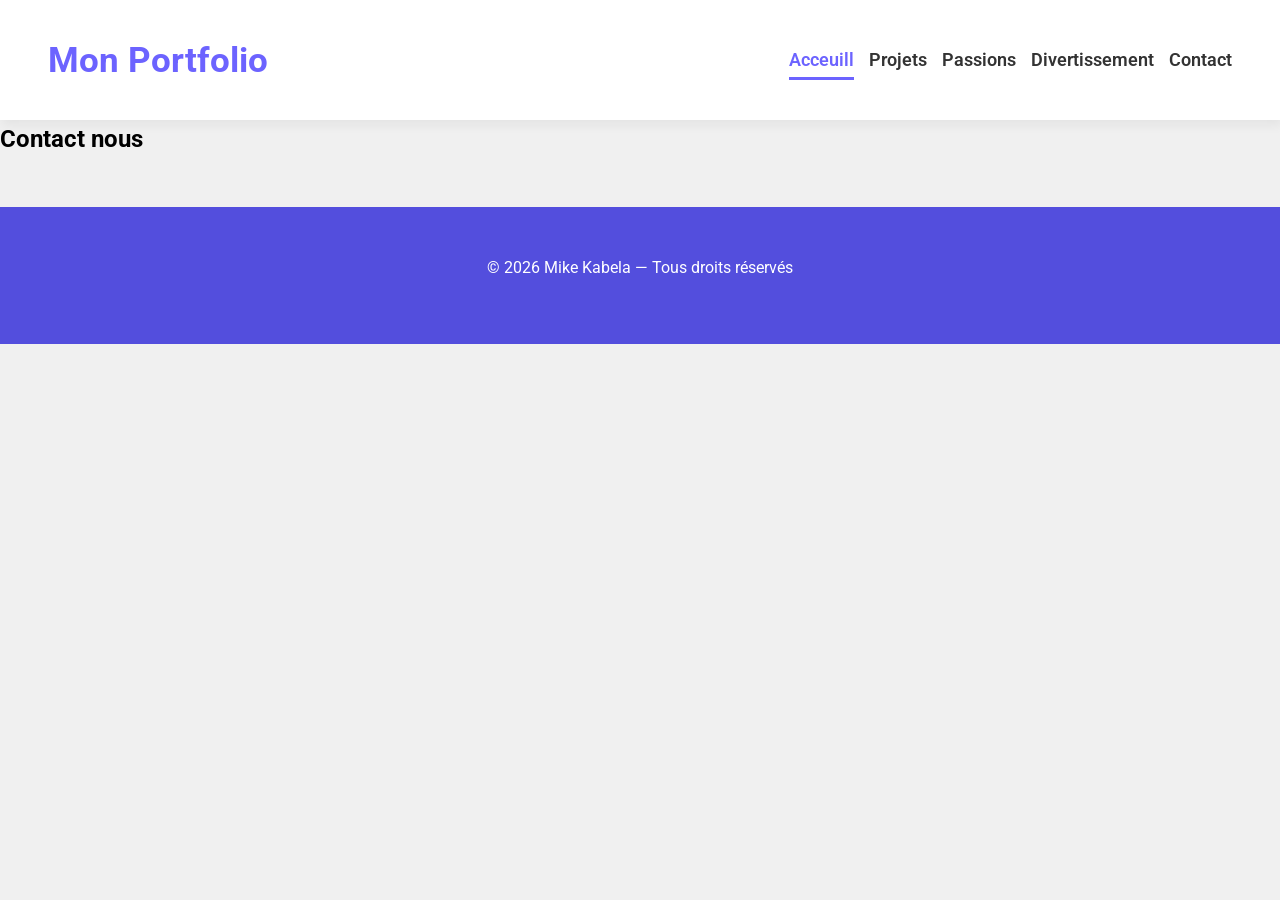
<file: constact.html>
<!DOCTYPE html>
<html lang="en">
<head>
    <meta charset="UTF-8">
    <meta name="viewport" content="width=device-width, initial-scale=1.0">
    <link rel="preconnect" href="https://fonts.googleapis.com">
<link rel="preconnect" href="https://fonts.gstatic.com" crossorigin>
<link href="https://fonts.googleapis.com/css2?family=Roboto:ital,wght@0,100..900;1,100..900&display=swap" rel="stylesheet">
    <link rel="stylesheet" href="css/style.css">
    <title>Mon portefolio</title>
</head>
<body>
    <header>
        <div>
            <a href="#">Mon Portfolio</a>
        </div>
        <nav>
            <ul>
                <li><a href="Index.html" class="active">Acceuill</a></li>
                <li><a href="projets.html">Projets</a></li>
                <li><a href="passion.html">Passions</a></li>
                <li><a href="divertissement.html">Divertissement</a></li>
                <li><a href="contact.html">Contact</a></li>
            </ul>
        </nav>
    </header>
    
    <section>
        <div>
            <h1>Contact nous</h1>
        </div>
    </section>

    <footer>
        <p>© 2026 Mike Kabela — Tous droits réservés</p>
    </footer>
</body>
</html>
</file>
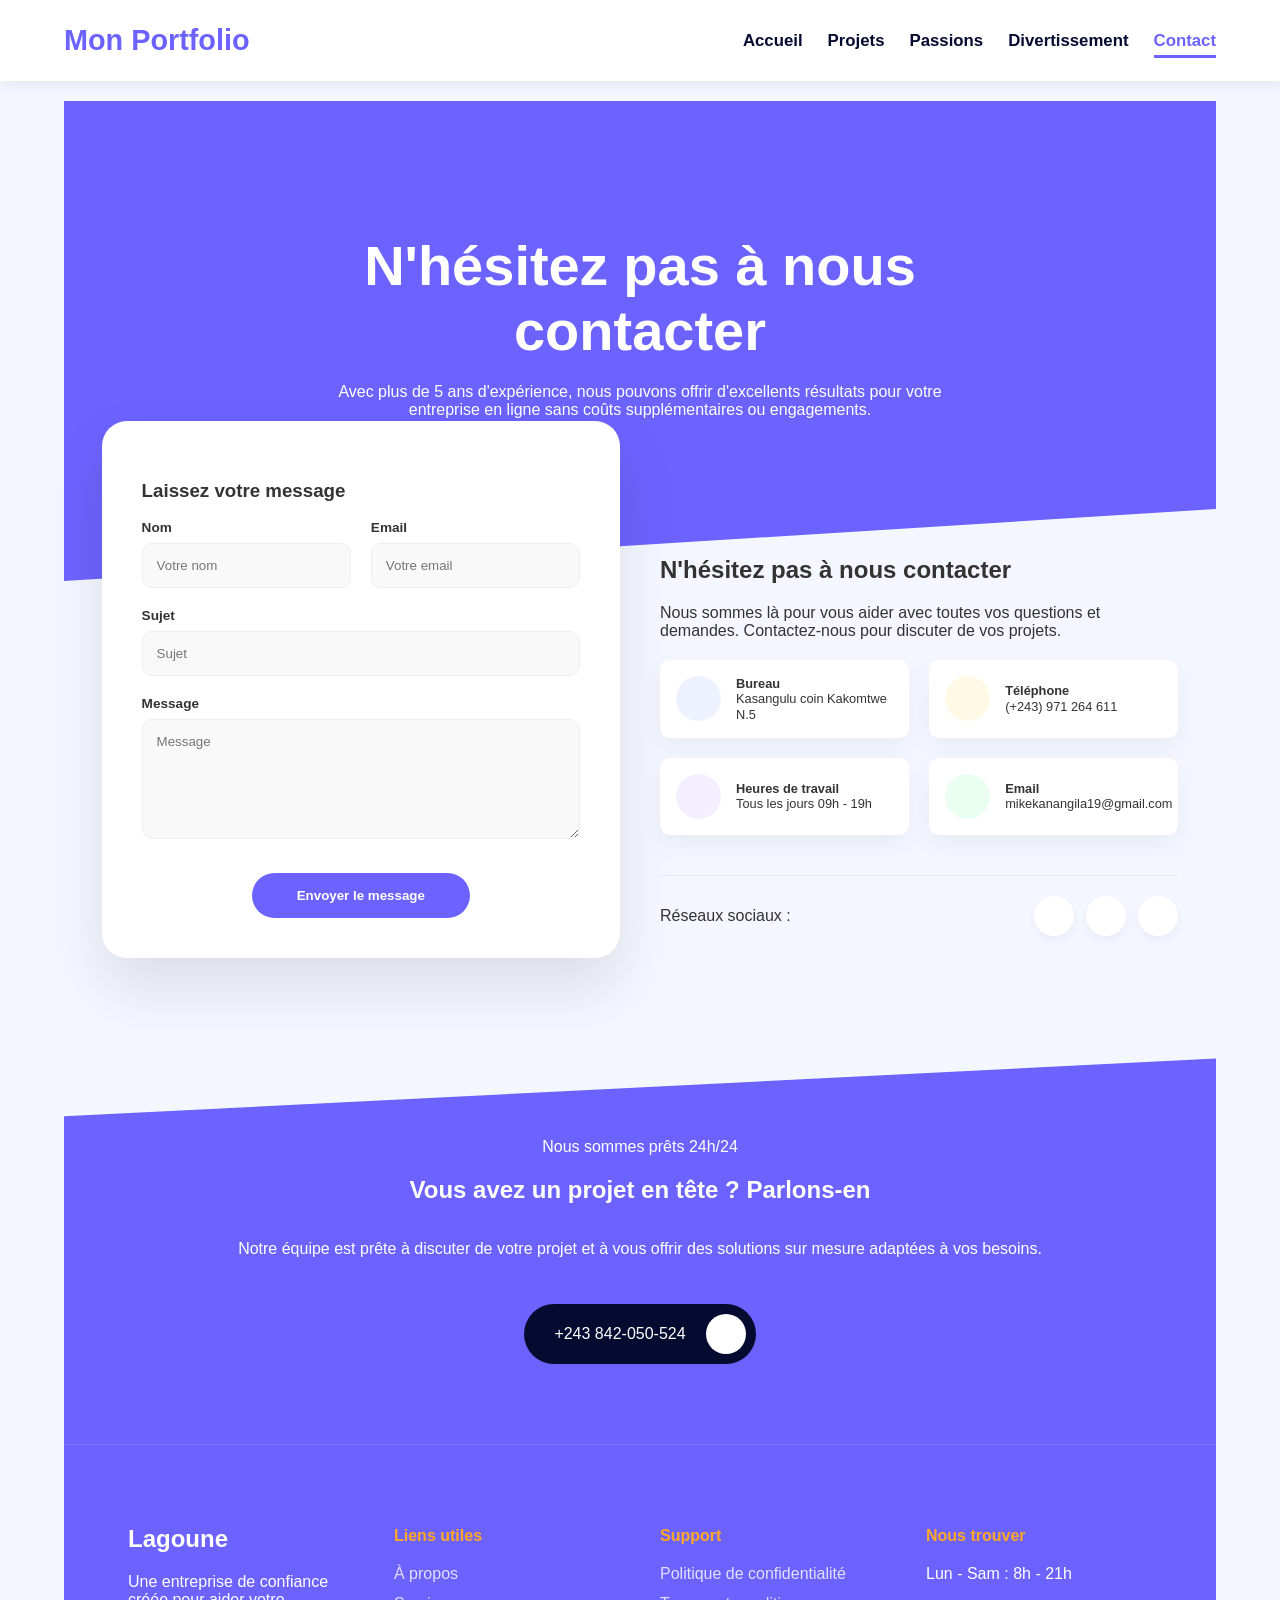
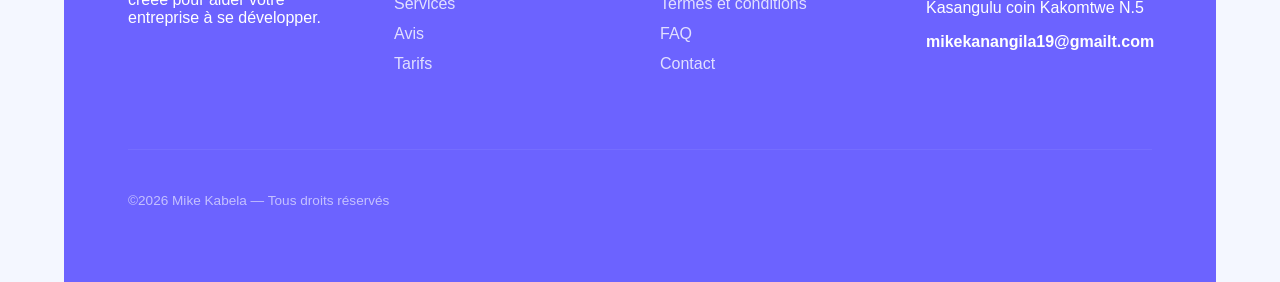
<file: contact.html>
<!DOCTYPE html>
<html lang="fr">
<head>
    <meta charset="UTF-8">
    <meta name="viewport" content="width=device-width, initial-scale=1.0">

    <link rel="icon" type="image/jpeg" href="Image/photo.JPEG">

    <!-- Open Graph (CORRIGÉ ICI) -->
    <meta property="og:type" content="website">
    <!-- Ici on met l'adresse de ton site Netlify -->
    <meta property="og:url" content="https://kabela-mike.netlify.app/projets"> 
    <meta property="og:title" content="Portfolio de Mike Kabela">
    <meta property="og:description" content="Nous créons des solutions innovantes pour booster vos activités.">
    <!-- Ici on met le lien DIRECT vers la photo -->
    <meta property="og:image" content="https://github.com/Sarcelle007/Mon-portfolio-2026/blob/main/Image/photo.JPEG?raw=true">

    <!-- Twitter Card (CORRIGÉ ICI) -->
    <meta name="twitter:card" content="summary_large_image">
    <meta name="twitter:title" content="Portfolio de Mike Kabela">
    <meta name="twitter:description" content="Solutions innovantes pour booster vos activités.">
    <meta name="twitter:image" content="https://github.com/Sarcelle007/Mon-portfolio-2026/blob/main/Image/photo.JPEG?raw=true">

    <!-- Fichier CSS -->

    <link rel="stylesheet" href="css/contact.css">
    <title>Mon Portfolio - Contact</title>
</head>
<body>

    <!-- NAVBAR -->
    <header class="main-nav">
        <div class="logo-box">
            <a href="#">Mon Portfolio</a>
        </div>
        
        <div class="menu-toggle" id="mobile-menu">
            <i class="fa-solid fa-bars"></i>
        </div>

        <nav>
            <ul class="nav-list">
                <li><a href="Index.html">Accueil</a></li>
                <li><a href="projets.html">Projets</a></li>
                <li><a href="passion.html">Passions</a></li>
                <li><a href="divertissement.html">Divertissement</a></li>
                <li><a href="contact.html" class="active">Contact</a></li>
            </ul>
        </nav>
    </header>

    <!-- HERO SECTION -->
    <section class="hero-section">
        <div class="hero-content" data-aos="fade-up">
            <h1>N'hésitez pas à nous contacter</h1>
            <p>Avec plus de 5 ans d'expérience, nous pouvons offrir d'excellents résultats pour votre entreprise en ligne sans coûts supplémentaires ou engagements.</p>
        </div>
    </section>

    <!-- ZONE DE CONTACT -->
    <section class="contact-area">
        <div class="contact-flex-container">
            
            <!-- FORMULAIRE FLOTTANT -->
            <div class="form-card" data-aos="fade-right" data-aos-delay="200">
                <h3>Laissez votre message</h3>
                <form action="https://formspree.io/f/xqewnwde" method="POST">
                    <div class="form-row">
                        <div class="form-group">
                            <label>Nom</label>
                            <input type="text" name="name" placeholder="Votre nom" required>
                        </div>
                        <div class="form-group">
                            <label>Email</label>
                            <input type="email" name="email" placeholder="Votre email" required>
                        </div>
                    </div>
                    <div class="form-group">
                        <label>Sujet</label>
                        <input type="text" name="subject" placeholder="Sujet" required>
                    </div>
                    <div class="form-group">
                        <label>Message</label>
                        <textarea name="message" placeholder="Message" required></textarea>
                    </div>
                    <div class="form-footer">
                        <button type="submit" class="btn-primary">Envoyer le message</button>
                    </div>
                </form>
            </div>

            <!-- INFOS DE CONTACT -->
            <div class="info-content" data-aos="fade-left" data-aos-delay="400">
                <h2>N'hésitez pas à nous contacter</h2>
                <p class="intro">Nous sommes là pour vous aider avec toutes vos questions et demandes. Contactez-nous pour discuter de vos projets.</p>
                
                <div class="info-grid">
                    <div class="info-card" data-aos="fade-up" data-aos-delay="100">
                        <div class="icon-wrap circle-blue"><i class="fas fa-map-marker-alt"></i></div>
                        <div><strong>Bureau</strong><br>Kasangulu coin Kakomtwe N.5</div>
                    </div>
                    <div class="info-card" data-aos="fade-up" data-aos-delay="200">
                        <div class="icon-wrap circle-yellow"><i class="fas fa-phone"></i></div>
                        <div><strong>Téléphone</strong><br>(+243) 971 264 611</div>
                    </div>
                    <div class="info-card" data-aos="fade-up" data-aos-delay="300">
                        <div class="icon-wrap circle-purple"><i class="fas fa-clock"></i></div>
                        <div><strong>Heures de travail</strong><br>Tous les jours 09h - 19h</div>
                    </div>
                    <div class="info-card" data-aos="fade-up" data-aos-delay="400">
                        <div class="icon-wrap circle-green"><i class="fas fa-envelope"></i></div>
                        <div><strong>Email</strong><br>mikekanangila19@gmail.com</div>
                    </div>
                </div>

                <div class="social-side">
                    <span class="social-text">Réseaux sociaux :</span>
                    <div class="social-icons">
                        <a href="#" class="social-item"><i class="fab fa-facebook-f"></i></a>
                        <a href="#" class="social-item"><i class="fab fa-twitter"></i></a>
                        <a href="#" class="social-item"><i class="fab fa-linkedin-in"></i></a>
                    </div>
                </div>
            </div>
        </div>
    </section>

    <!-- SECTION CTA -->
    <section class="cta-section" data-aos="zoom-in">
        <div class="cta-card">
            <span class="cta-badge"><i class="fas fa-headset"></i> Nous sommes prêts 24h/24</span>
            <h2>Vous avez un projet en tête ? Parlons-en</h2>
            <p>Notre équipe est prête à discuter de votre projet et à vous offrir des solutions sur mesure adaptées à vos besoins.</p>
            <div class="phone-cta">
                <span class="phone-number">+243 842-050-524</span>
                <div class="phone-icon"><i class="fas fa-phone"></i></div>
            </div>
        </div>
    </section>

    <!-- FOOTER -->
    <footer class="main-footer">
        <div class="footer-top">
            <div class="footer-col brand">
                <h2 class="footer-logo">Lagoune</h2>
                <p>Une entreprise de confiance créée pour aider votre entreprise à se développer.</p>
            </div>
            <div class="footer-col">
                <h4>Liens utiles</h4>
                <ul>
                    <li><a href="#">À propos</a></li>
                    <li><a href="#">Services</a></li>
                    <li><a href="#">Avis</a></li>
                    <li><a href="#">Tarifs</a></li>
                </ul>
            </div>
            <div class="footer-col">
                <h4>Support</h4>
                <ul>
                    <li><a href="#">Politique de confidentialité</a></li>
                    <li><a href="#">Termes et conditions</a></li>
                    <li><a href="#">FAQ</a></li>
                    <li><a href="#">Contact</a></li>
                </ul>
            </div>
            <div class="footer-col">
                <h4>Nous trouver</h4>
                <p>Lun - Sam : 8h - 21h</p>
                <p>Kasangulu coin Kakomtwe N.5</p>
                <p><strong>mikekanangila19@gmailt.com</strong></p>
            </div>
        </div>
        <div class="footer-bottom">
            <p>©2026 Mike Kabela — Tous droits réservés</p>
            <div class="footer-socials">
                <i class="fab fa-facebook-f"></i>
                <i class="fab fa-twitter"></i>
                <i class="fab fa-linkedin-in"></i>
            </div>
        </div>
    </footer>

    <!-- Scripts -->
    <script src="https://unpkg.com/aos@2.3.1/dist/aos.js"></script>
    <script>
        AOS.init({ duration: 1000, once: true });
        
        // Toggle Menu Mobile
        const menuToggle = document.getElementById('mobile-menu');
        const navList = document.querySelector('.nav-list');
        menuToggle.addEventListener('click', () => {
            navList.classList.toggle('active');
        });
    </script>
</body>
</html>
</file>
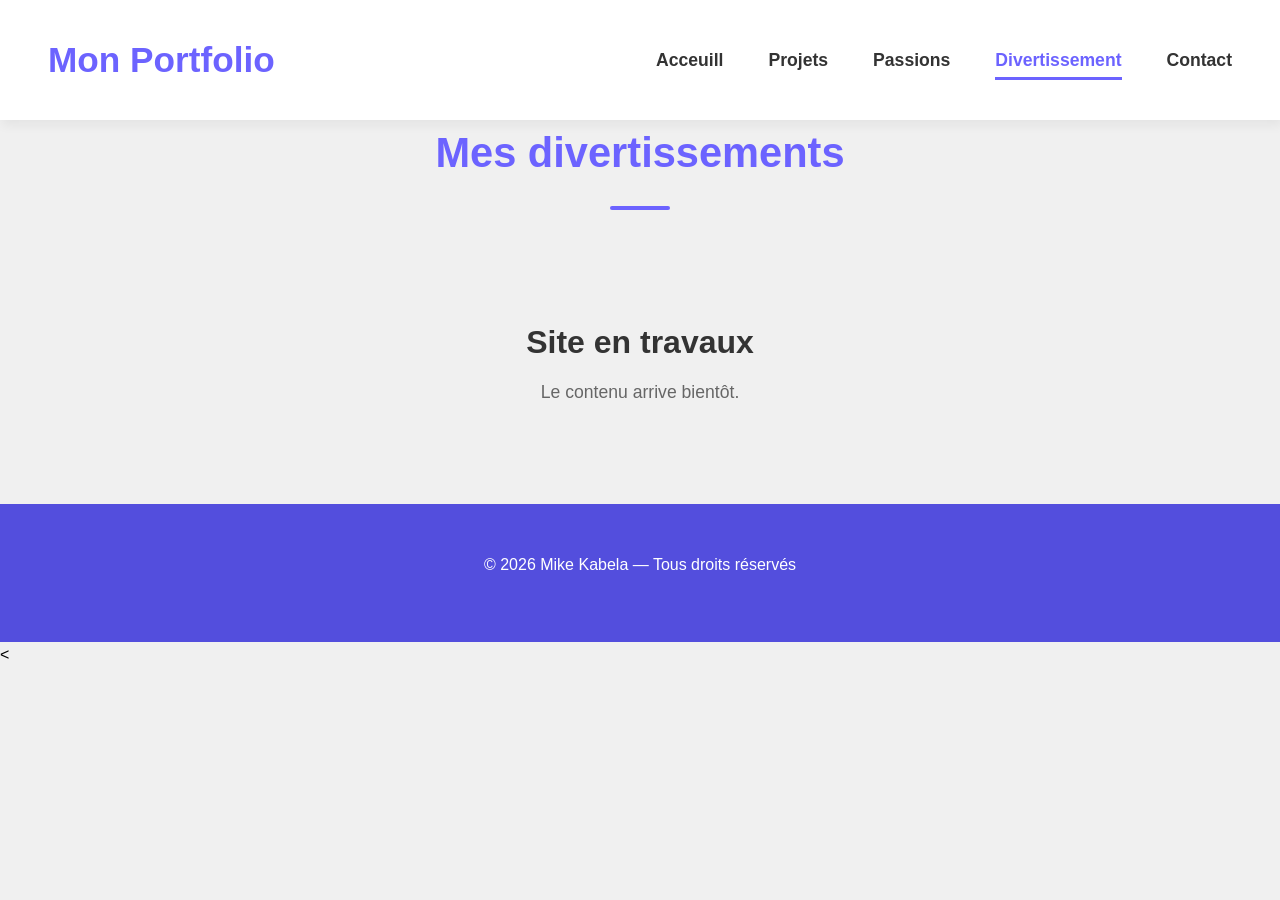
<file: divertissement.html>
<!DOCTYPE html>
<html lang="en">
<head>
    <meta charset="UTF-8">
    <meta name="viewport" content="width=device-width, initial-scale=1.0">
    
    <link rel="icon" type="image/jpeg" href="Image/photo.JPEG">

    <!-- Open Graph (CORRIGÉ ICI) -->
    <meta property="og:type" content="website">
    <!-- Ici on met l'adresse de ton site Netlify -->
    <meta property="og:url" content="https://kabela-mike.netlify.app/projets"> 
    <meta property="og:title" content="Portfolio de Mike Kabela">
    <meta property="og:description" content="Nous créons des solutions innovantes pour booster vos activités.">
    <!-- Ici on met le lien DIRECT vers la photo -->
    <meta property="og:image" content="https://github.com/Sarcelle007/Mon-portfolio-2026/blob/main/Image/photo.JPEG?raw=true">

    <!-- Twitter Card (CORRIGÉ ICI) -->
    <meta name="twitter:card" content="summary_large_image">
    <meta name="twitter:title" content="Portfolio de Mike Kabela">
    <meta name="twitter:description" content="Solutions innovantes pour booster vos activités.">
    <meta name="twitter:image" content="https://github.com/Sarcelle007/Mon-portfolio-2026/blob/main/Image/photo.JPEG?raw=true">

    <!-- Fichier CSS -->

    <link rel="stylesheet" href="css/style.css">
    <title>Mon portefolio - Divertissement</title>
</head>
<body>
    <header>
        <div>
            <a href="#">Mon Portfolio</a>
        </div>
        <!-- Nouveau bouton hamburger -->
        <div class="menu-toggle" id="mobile-menu">
            <i class="fa-solid fa-bars"></i>
        </div>
        <nav>
            <ul class="nav-list">
                <li><a href="Index.html">Acceuill</a></li>
                <li><a href="projets.html">Projets</a></li>
                <li><a href="passion.html">Passions</a></li>
                <li><a href="divertissement.html" class="active">Divertissement</a></li>
                <li><a href="contact.html">Contact</a></li>
            </ul>
        </nav>
    </header>
    
    <section>
        <div>
            <h2>Mes divertissements</h2>
        </div>

        <div class="content">
            <!-- Remplacement de l'emoji par l'icône Font Awesome -->
            <div class="crane-icon">
                <i class="fa-solid fa-trowel-bricks"></i> <!-- Icône de construction -->
            </div>
            
            <h1>Site en travaux</h1>
            <p>Le contenu arrive bientôt.</p>
        </div>
    </section>


    <footer>
        <p>© 2026 Mike Kabela — Tous droits réservés</p>
        <i class="fa-brands fa-github"></i>
        <i class="fa-brands fa-x-twitter"></i>
        <i class="fa-brands fa-google"></i>
    </footer>

    <<script>
        const menuToggle = document.getElementById('mobile-menu');
        const navList = document.querySelector('.nav-list');

        menuToggle.addEventListener('click', () => {
            // Cela va déclencher l'animation CSS max-height et opacity
            navList.classList.toggle('active');
            
            // Change l'icône
            const icon = menuToggle.querySelector('i');
            icon.classList.toggle('fa-bars');
            icon.classList.toggle('fa-xmark');
        });
    </script>
</body>
</html>
</file>
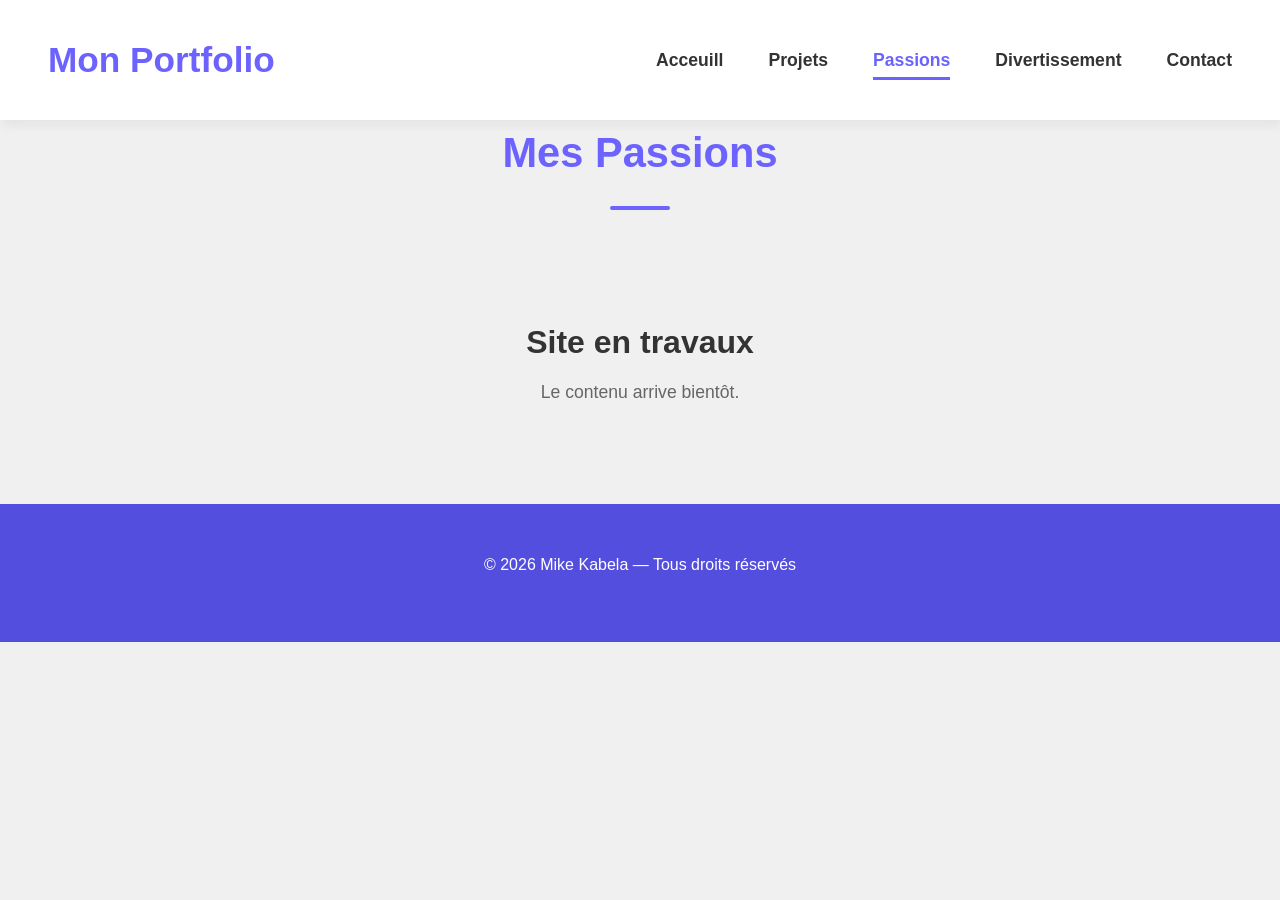
<file: passion.html>
<!DOCTYPE html>
<html lang="en">
<head>
    <meta charset="UTF-8">
    <meta name="viewport" content="width=device-width, initial-scale=1.0">
    
   <link rel="icon" type="image/jpeg" href="Image/photo.JPEG">

    <!-- Open Graph (CORRIGÉ ICI) -->
    <meta property="og:type" content="website">
    <!-- Ici on met l'adresse de ton site Netlify -->
    <meta property="og:url" content="https://kabela-mike.netlify.app/projets"> 
    <meta property="og:title" content="Portfolio de Mike Kabela">
    <meta property="og:description" content="Nous créons des solutions innovantes pour booster vos activités.">
    <!-- Ici on met le lien DIRECT vers la photo -->
    <meta property="og:image" content="https://github.com/Sarcelle007/Mon-portfolio-2026/blob/main/Image/photo.JPEG?raw=true">

    <!-- Twitter Card (CORRIGÉ ICI) -->
    <meta name="twitter:card" content="summary_large_image">
    <meta name="twitter:title" content="Portfolio de Mike Kabela">
    <meta name="twitter:description" content="Solutions innovantes pour booster vos activités.">
    <meta name="twitter:image" content="https://github.com/Sarcelle007/Mon-portfolio-2026/blob/main/Image/photo.JPEG?raw=true">

    <!-- Fichier CSS -->  

    <link rel="stylesheet" href="css/style.css">
    <title>Mon portefolio - Passions</title>
</head>
<body>
    <header>
        <div>
            <a href="#">Mon Portfolio</a>
        </div>
        <!-- Nouveau bouton hamburger -->
        <div class="menu-toggle" id="mobile-menu">
            <i class="fa-solid fa-bars"></i>
        </div>
        <nav>
            <ul class="nav-list">
                <li><a href="Index.html">Acceuill</a></li>
                <li><a href="projets.html">Projets</a></li>
                <li><a href="passion.html" class="active">Passions</a></li>
                <li><a href="divertissement.html">Divertissement</a></li>
                <li><a href="contact.html">Contact</a></li>
            </ul>
        </nav>
    </header>
    
    <section>
        <div>
            <h2>Mes Passions</h2>
        </div>

        <div class="content">
            <!-- Remplacement de l'emoji par l'icône Font Awesome -->
            <div class="crane-icon">
                <i class="fa-solid fa-trowel-bricks"></i> <!-- Icône de construction -->
            </div>
            
            <h1>Site en travaux</h1>
            <p>Le contenu arrive bientôt.</p>
        </div>

    </section>


    <footer>
        <p>© 2026 Mike Kabela — Tous droits réservés</p>
        <i class="fa-brands fa-github"></i>
        <i class="fa-brands fa-x-twitter"></i>
        <i class="fa-brands fa-google"></i>
    </footer>

    <script>
        const menuToggle = document.getElementById('mobile-menu');
        const navList = document.querySelector('.nav-list');

        menuToggle.addEventListener('click', () => {
            // Cela va déclencher l'animation CSS max-height et opacity
            navList.classList.toggle('active');
            
            // Change l'icône
            const icon = menuToggle.querySelector('i');
            icon.classList.toggle('fa-bars');
            icon.classList.toggle('fa-xmark');
        });
    </script>
</body>
</html>
</file>
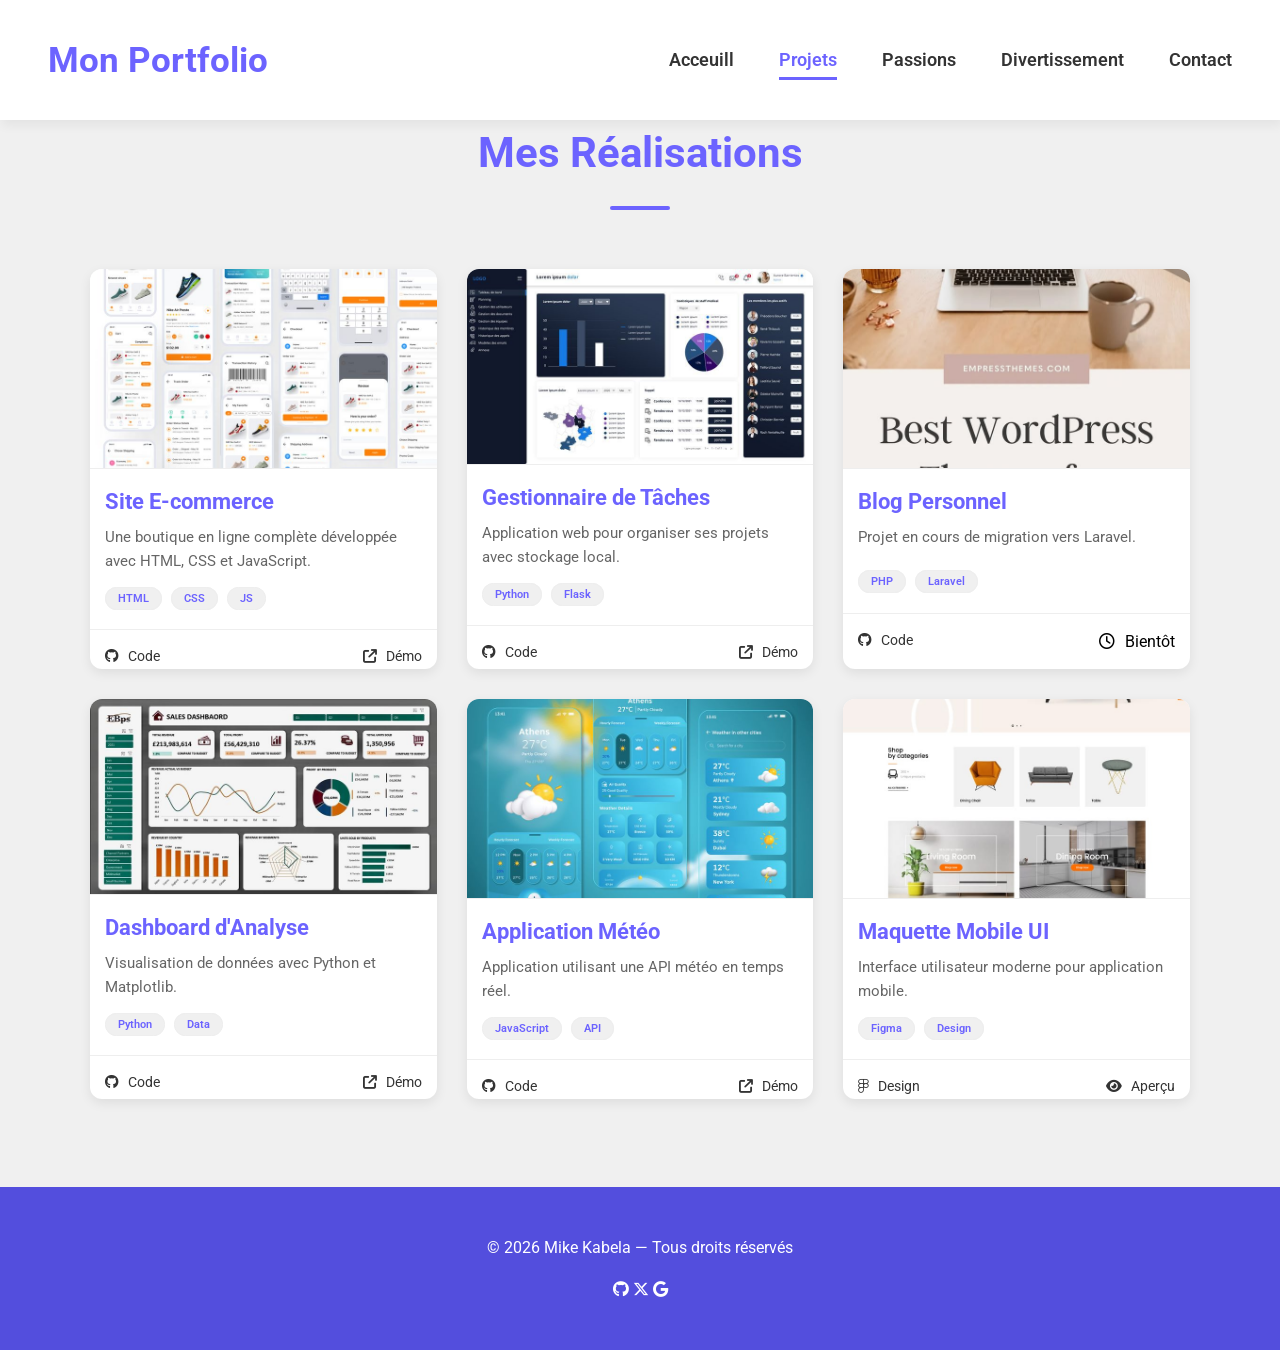
<file: Projets.html>
<!DOCTYPE html>
<html lang="en">
<head>
    <meta charset="UTF-8">
    <meta name="viewport" content="width=device-width, initial-scale=1.0">
    
    <meta charset="UTF-8">
    <meta name="viewport" content="width=device-width, initial-scale=1.0">

    <!-- SEO et Identité -->
    <title>Mike Kabela | Solutions pour votre Business</title>
    <meta name="description" content="Découvrez le portfolio de Mike Kabela, expert en solutions innovantes pour booster vos activités.">
    <meta name="author" content="Mike Kabela">

    <!-- Polices et Icônes -->
    <link rel="preconnect" href="https://fonts.googleapis.com">
    <link rel="preconnect" href="https://fonts.gstatic.com" crossorigin>
    <link href="https://fonts.googleapis.com/css2?family=Roboto:wght@300;400;500;700;900&display=swap" rel="stylesheet">
    <link rel="stylesheet" href="https://cdnjs.cloudflare.com/ajax/libs/font-awesome/6.7.2/css/all.min.css">

    <!-- Favicon -->
    <link rel="icon" type="image/jpeg" href="Image/photo.JPEG">

    <!-- Open Graph (CORRIGÉ ICI) -->
    <meta property="og:type" content="website">
    <!-- Ici on met l'adresse de ton site Netlify -->
    <meta property="og:url" content="https://kabela-mike.netlify.app/projets"> 
    <meta property="og:title" content="Portfolio de Mike Kabela">
    <meta property="og:description" content="Nous créons des solutions innovantes pour booster vos activités.">
    <!-- Ici on met le lien DIRECT vers la photo -->
    <meta property="og:image" content="https://github.com/Sarcelle007/Mon-portfolio-2026/blob/main/Image/photo.JPEG?raw=true">

    <!-- Twitter Card (CORRIGÉ ICI) -->
    <meta name="twitter:card" content="summary_large_image">
    <meta name="twitter:title" content="Portfolio de Mike Kabela">
    <meta name="twitter:description" content="Solutions innovantes pour booster vos activités.">
    <meta name="twitter:image" content="https://github.com/Sarcelle007/Mon-portfolio-2026/blob/main/Image/photo.JPEG?raw=true">

    <!-- Fichier CSS -->
    <link rel="stylesheet" href="css/style.css">
</head>
    
<body>
    <header>
        <div>
            <a href="#">Mon Portfolio</a>
        </div>
        <!-- Nouveau bouton hamburger -->
        <div class="menu-toggle" id="mobile-menu">
            <i class="fa-solid fa-bars"></i>
        </div>
        <nav>
            <ul class="nav-list">
                <li><a href="Index.html">Acceuill</a></li>
                <li><a href="projets.html" class="active">Projets</a></li>
                <li><a href="passion.html">Passions</a></li>
                <li><a href="divertissement.html">Divertissement</a></li>
                <li><a href="contact.html">Contact</a></li>
            </ul>
        </nav>
    </header>
    
   <main>
        <section>
            <div>
                <h2>Mes Réalisations</h2>
            </div>
        </section>
        <section class="projets">
            <div class="cellule">
                <div class="carte">
                    <img src="Image/E-commerce.jpg">
                    <h3>Site E-commerce</h3>
                    <p>Une boutique en ligne complète développée avec HTML, CSS et JavaScript.</p>
                    
                    <div class="tags">
                        <span>HTML</span>
                        <span>CSS</span>
                        <span>JS</span>
                    </div>

                    <div class="icone">
                        <a href="#"><i class="fa-brands fa-github"></i> Code</a>
                        <a href="#"><i class="fa-solid fa-arrow-up-right-from-square"></i> Démo</a>
                    </div>
                </div>

                <div class="carte">
                    <img src="Image/Gestionnaire de Tâches.jpg">
                    <h3>Gestionnaire de Tâches</h3>
                    <p>Application web pour organiser ses projets avec stockage local.</p>

                    <div class="tags">
                        <span>Python</span>
                        <span>Flask</span>
                    </div>

                    <div class="icone">
                        <a href="#"><i class="fa-brands fa-github"></i> Code</a>
                        <a href="#"><i class="fa-solid fa-arrow-up-right-from-square"></i> Démo</a>
                    </div>
                </div>


                <div class="carte">
                    <img src="Image/Blog Personnel.jpg">
                    <h3>Blog Personnel</h3>
                    <p>Projet en cours de migration vers Laravel.</p>

                    <div class="tags">
                        <span>PHP</span>
                        <span>Laravel</span>
                    </div>

                    <div class="icone">
                        <a href="#"><i class="fa-brands fa-github"></i> Code</a>
                        <span class="soon"><i class="fa-regular fa-clock"></i> Bientôt</span>
                    </div>
                </div>


                <div class="carte">
                    <img src="Image/Dashboard d'Analyse.jpg">
                    <h3>Dashboard d'Analyse</h3>
                    <p>Visualisation de données avec Python et Matplotlib.</p>

                    <div class="tags">
                        <span>Python</span>
                        <span>Data</span>
                    </div>

                    <div class="icone">
                        <a href="#"><i class="fa-brands fa-github"></i> Code</a>
                        <a href="#"><i class="fa-solid fa-arrow-up-right-from-square"></i> Démo</a>
                    </div>
                </div>


                <div class="carte">
                    <img src="Image/Application Météo.jpg">
                    <h3>Application Météo</h3>
                    <p>Application utilisant une API météo en temps réel.</p>

                    <div class="tags">
                        <span>JavaScript</span>
                        <span>API</span>
                    </div>

                    <div class="icone">
                        <a href="#"><i class="fa-brands fa-github"></i> Code</a>
                        <a href="#"><i class="fa-solid fa-arrow-up-right-from-square"></i> Démo</a>
                    </div>
                </div>


                <div class="carte">
                    <img src="Image/Maquette Mobile UI.jpg">
                    <h3>Maquette Mobile UI</h3>
                    <p>Interface utilisateur moderne pour application mobile.</p>

                    <div class="tags">
                        <span>Figma</span>
                        <span>Design</span>
                    </div>

                    <div class="icone">
                        <a href="#"><i class="fa-brands fa-figma"></i> Design</a>
                        <a href="#"><i class="fa-solid fa-eye"></i> Aperçu</a>
                    </div>
                </div>
            </div>
        </section>
   </main>

    <footer>
        <p>© 2026 Mike Kabela — Tous droits réservés</p>
        <i class="fa-brands fa-github"></i>
        <i class="fa-brands fa-x-twitter"></i>
        <i class="fa-brands fa-google"></i>
    </footer>

    <script>
        const menuToggle = document.getElementById('mobile-menu');
        const navList = document.querySelector('.nav-list');

        menuToggle.addEventListener('click', () => {
            // Cela va déclencher l'animation CSS max-height et opacity
            navList.classList.toggle('active');
            
            // Change l'icône
            const icon = menuToggle.querySelector('i');
            icon.classList.toggle('fa-bars');
            icon.classList.toggle('fa-xmark');
        });
    </script>
</body>
</html>
</file>
<file: css/style.css>
:root{
    --violet-doux: #6c63ff;
    --violet-fonce: #534edd;
    --orange-vif: #ffa726;
    --gris-tres-fonce: #333;
    --gris-fonce: #666;
    --gris-tres-clair: #f0f0f0;
    --gris-clair: #eee;
}

*{
    margin: 0;
    padding: 0;
    box-sizing: border-box;
}

body{
    background-color: var(--gris-tres-clair);
    font-family: "Roboto", sans-serif;
    line-height: 1.6;
}

header{
    background-color: white;
    box-shadow: 2px 6px 10px rgba(0, 0, 0, 0.05);
    position: sticky;
    top: 0;
    z-index: 100;
    display: flex;
    justify-content: space-between;
    align-items: center;
    padding: 2rem 3rem;
}

header div a {
    text-decoration: none;
    font-size: 2.2rem;
    font-weight: bold;
    color: var(--violet-doux);
}

/* --- MENU TOGGLE (Bouton hamburger) --- */
.menu-toggle {
    display: none; /* Caché sur ordinateur */
    font-size: 1.5rem;
    cursor: pointer;
    color: var(--violet-fonce);
}

/* --- LISTE DE NAVIGATION --- */
.nav-list {
    display: flex;
    justify-content: flex-end;
    align-items: center;
    gap: 30px;
}

ul li{
    list-style: none;
    margin-left: 15px;
}
ul {
    display: flex;
}
ul li a {
    text-decoration: none;
    color: var(--gris-tres-fonce);
    font-weight: 600; 
    font-size: 1.1rem;
    position: relative;
    padding: 10px 0;
}

ul li a:hover {
    color: var(--violet-doux);
}

ul li a::after {
    content: "";
    position: absolute;
    left: 0;
    bottom: 0;
    height: 3px;
    background-color: var(--violet-doux);
    transition: width 0.3s ease;
 }
ul li a:hover::after {
    width: 100%;
}
a.active{
    color: var(--violet-doux);
}

a.active::after {
    width: 100%;
}

.hero {
    display: flex;
    justify-content: center;
    align-items: center;
    gap: srem;
    text-align: center;
    margin: 10rem 2rem;
}

.hero img{
    width: 300px;
    height: 300px;
    object-fit: cover;
    border-radius: 50%;
    border: 8px solid var(--violet-doux);
}

.hero h1{
    color: var(--violet-doux);
    font-size: 4rem;
    font-weight: 700;
    margin-bottom: 1.2rem;
}

.hero p{
    color: var(--violet-doux);
    font-size: 1.3rem;
    margin-bottom: 1.2rem;
}

.hero a {
    text-decoration: none;
    display: inline-block;
    background-color: var(--violet-doux);
    color: white;
    padding: 15px 30px;
    border-radius: 50px;
    text-transform: uppercase;
    letter-spacing: 1.1px;
    font-weight: 600;
    margin-top: 1rem;
    transition: background-color 0.3s ease, transform 0.2s ease;
}

.hero a:hover{
    background-color: var(--violet-fonce);
    transform: translateY(-3px);
}

.apropo {
    width: 800px;
    margin: 6rem auto;
    text-align: center;
}

section h2 {
    color: var(--violet-doux);
    font-size: 2.6rem;
    font-weight: 700;
    position: relative;
    text-align: center;
}

section h2::after {
    content: '';
    display: block;
    width: 60px;
    height: 4px;
    background-color: var(--violet-doux);
    margin: 1.2rem auto;
    border-radius: 2px;
}

.apropo p {
    margin-bottom: 2rem;
    color: var(--gris-fonce);
    font-size: 1.3rem;

}

.competences table {
    width: 80%;
    margin: 0 auto;
    background-color: #fff;
    box-shadow: 0 5px 15px rgba(0, 0, 0, 0.08);
    margin-bottom: 3rem;
    border-radius: 10px;
    border-collapse: collapse;
    overflow: hidden;
}

.competences table th, .competences table td {
    padding: 15px;
}

.competences table thead tr {
    background-color: var(--violet-doux);
    color: #FFF;
    text-transform: uppercase;
    text-align: left;

}

.competences table td {
    border-bottom: 1px solid var(--gris-clair);
}

.competences table tbody tr:nth-child(even) {
    background-color: #fdfdfd;
}

.competences tbody tr {
    transition: background-color 0.3s ease, transform 0.2s ease;
}

.competences tbody tr:hover {
    background-color: #f0f0f0;
    transform: translateY(-3px);
}
footer {
    background-color: var(--violet-fonce);
    color: #fff;
    margin-top: 3rem;
    padding: 3rem;
    text-align: center;
}
footer p {
    margin-bottom: 1rem;
}

footer a {
    font-size: 1.6em;
    color: #FFF;
    margin: 0 10px;
    transition: color 0.3s ease, transform 0.2s ease;
}

footer a:hover {
    color: var(--orange-vif);
    transform: translateY(-3px);
}

/* Sylisation du projets*/

/* Stylisation des projets */
.projets {
    text-align: center;
    padding: 40px;
}

.cellule {
    display: grid;
    grid-template-columns: repeat(3, 1fr);
    gap: 30px;
    max-width: 1100px;
    margin: auto;
}

.carte {
    height: 400px; /* Hauteur fixe pour l'alignement */
    display: flex;
    flex-direction: column;
    background: white;
    border-radius: 12px;
    overflow: hidden;
    box-shadow: 0 4px 12px rgba(0,0,0,0.08);
    transition: transform 0.3s ease, box-shadow 0.3s ease; /* Transition douce */
    position: relative;
}

/* --- EFFET HOVER SUR LA CARTE --- */
.carte:hover {
    transform: translateY(-10px); /* La carte monte légèrement */
    box-shadow: 0 12px 30px rgba(0,0,0,0.15); /* Ombre plus profonde */
}

/* Conteneur d'image pour le zoom */
.carte img {
    height: 200px; /* Hauteur fixe pour l'image */
    width: 100%;
    object-fit: cover;
    border-bottom: 1px solid var(--gris-clair);
    transition: transform 0.5s ease; /* Transition longue pour le zoom */
}

/* --- EFFET ZOOM SUR L'IMAGE --- */
.carte:hover img {
    transform: scale(1.1); /* L'image zoome sans changer la taille du bloc */
}

.carte h3 {
    text-align: left;
    padding: 15px 15px 5px 15px;
    margin: 0;
    color: var(--violet-doux);
    font-size: 1.4rem;
}

.carte p {
    text-align: left;
    padding: 0 15px;
    color: var(--gris-fonce);
    font-size: 0.95rem;
    flex-grow: 1; /* Pousse les tags vers le bas */
}

.tags {
    padding: 10px 15px;
    text-align: left;
}

.tags span {
    background: var(--gris-tres-clair);
    color: var(--violet-doux);
    padding: 4px 12px;
    border-radius: 15px;
    font-size: 11px;
    font-weight: 600;
    margin-right: 5px;
    border: 1px solid var(--gris-clair);
}


/* LINKS */

.icone {
display:flex;
justify-content:space-between;
padding:15px;
border-top:1px solid #eee;
margin-top:10px;
}

.icone a{
text-decoration:none;
color:#333;
font-size:14px;
}

.icone i{
margin-right:6px;
}

/* pour le pages en construiction */
 
/* Style du conteneur central */
.content {
    text-align: center;
    padding: 50px 20px;
    font-family: 'Roboto', sans-serif;
}

/* Style de l'icône Grue */
.crane-icon {
    font-size: 80px; /* Taille de l'icône */
    color: #f1c40f;  /* Couleur jaune chantier */
    display: inline-block;
    margin-bottom: 20px;
    /* Animation de balancement */
    animation: crane-swing 3s ease-in-out infinite;
    transform-origin: bottom center;
}

/* Animation de balancement */
@keyframes crane-swing {
    0% { transform: rotate(-12deg); }
    50% { transform: rotate(12deg); }
    100% { transform: rotate(-12deg); }
}

.content h1 {
    font-size: 2rem;
    margin: 10px 0;
    color: #333;
}

.content p {
    color: #666;
    font-size: 1.1rem;
}

/* =================================
   RESPONSIVE DESIGN (Mobiles & Tablettes)
   ================================= */

@media screen and (max-width: 768px) {
    
    /* 1. HEADER & NAVIGATION */
    header {
        padding: 1rem 1.5rem;
        position: relative;
    }

    header div a {
        font-size: 1.5rem; /* Logo plus petit */
    }

    .menu-toggle {
        display: block; /* Affiche le bouton ☰ */
    }

    ul.nav-list {
        display: none; /* Cache le menu */
        flex-direction: column;
        width: 100%;
        background: white;
        position: absolute;
        top: 100%;
        left: 0;
        padding: 20px;
        box-shadow: 0 10px 15px rgba(0,0,0,0.1);
        z-index: 1000;
    }

    ul.nav-list.active {
        display: flex; /* Affiche le menu quand on clique */
    }

    ul li {
        margin: 10px 0;
        text-align: center;
    }

    /* 2. SECTION HERO (Texte et Image sur la même ligne) */
    .hero {
        flex-direction: row; 
        flex-wrap: nowrap;   /* Force l'alignement côte à côte */
        justify-content: space-between;
        align-items: center;
        margin: 3rem 1rem;
        gap: 15px;
        text-align: left;
    }

    .hero h1 {
        font-size: 1.5rem; /* Taille réduite pour mobile */
        margin-bottom: 0.5rem;
    }

    .hero p {
        font-size: 0.9rem;
    }

    .hero img {
        width: 150px; /* Image redimensionnée */
        height: 150px;
        flex-shrink: 0; /* Empêche la déformation */
        border-width: 4px;
    }

    .hero a {
        padding: 10px 15px;
        font-size: 0.75rem;
    }

    /* 3. SECTION A PROPOS */
    .apropo {
        width: 90%; /* Prend plus de place sur petit écran */
        margin: 3rem auto;
    }

    .apropo p {
        font-size: 1rem;
        padding: 0 10px;
    }

    section h2 {
        font-size: 1.8rem;
    }

    /* 4. TABLEAU DES COMPÉTENCES (Scroll horizontal si besoin) */
        /* 4. TABLEAU DES COMPÉTENCES (Adapté mobile/tablette) */
    .competences table {
        width: 95%;          /* Utilise presque toute la largeur */
        margin: 0 auto;
        font-size: 0.8rem;    /* Texte plus petit pour que tout rentre */
    }

    .competences table th, 
    .competences table td {
        padding: 8px 4px;     /* Moins d'espace interne */
        word-break: break-word; /* Coupe les mots si nécessaire */
    }

    /* On réduit la largeur des colonnes pour optimiser l'espace */
    .competences table th:nth-child(1),
    .competences table td:nth-child(1) {
        width: 30%;
    }
    
    .competences table th:nth-child(2),
    .competences table td:nth-child(2) {
        width: 50%;
    }

    .competences table th:nth-child(3),
    .competences table td:nth-child(3) {
        width: 20%;
        text-align: center;
    }


    /* 5. SECTION PROJETS (1 colonne sur mobile) */
    .cellule {
        grid-template-columns: 1fr; /* Une seule carte par ligne */
        gap: 20px;
        padding: 0 20px;
    }

    .carte {
        height: auto; /* Laisse le contenu définir la hauteur */
    }

    /* 6. FOOTER */
    footer {
        padding: 2rem 1rem;
    }

    footer p {
        font-size: 0.9rem;
    }
}

/* Ajustements pour très petits écrans (iPhone SE, etc.) */
@media screen and (max-width: 480px) {
    .hero h1 {
        font-size: 1.2rem;
    }
    
    .hero img {
        width: 150px;
        height: 150px;
    }
}

@media screen and (max-width: 768px) {
    /* ... (reste du code header) ... */

    ul.nav-list {
        display: flex; /* On utilise flex mais on le cache avec l'opacité et le transform */
        flex-direction: column;
        width: 100%;
        background: white;
        position: absolute;
        top: 100%;
        left: 0;
        z-index: 1000;
        padding: 20px;
        box-shadow: 0 10px 15px rgba(0,0,0,0.1);
    }

    /* Quand le menu a la classe .active (ajoutée par le JS) */
    ul.nav-list.active {
        display: flex;
    }
}
</file>
<file: css/contact.css>
/* ============================================================
   VARIABLES ET CONFIGURATION GÉNÉRALE
   ============================================================ */
:root {
    --violet-doux: #6c63ff;
    --violet-fonce: #050a30;
    --orange-vif: #ffa726;
    --gris-tres-clair: #f4f7ff;
    --blanc: #ffffff;
    --texte: #333;
    --gris-fonce: #666;
}

* { 
    box-sizing: border-box; 
}

body {
    font-family: 'Inter', sans-serif;
    margin: 0;
    background-color: var(--gris-tres-clair);
    color: var(--texte);
    overflow-x: hidden;
}

/* --- BARRE DE NAVIGATION (NAVBAR) --- */
.main-nav {
    background-color: var(--blanc);
    box-shadow: 2px 6px 10px rgba(0, 0, 0, 0.05);
    position: sticky;
    top: 0;
    z-index: 1000;
    display: flex;
    justify-content: space-between;
    align-items: center;
    padding: 1.5rem 5%; /* Aligné avec tes marges de page */
    width: 100%; /* La navbar reste pleine largeur pour le fond blanc */
}

/* On centre le contenu de la nav si tu veux qu'il s'aligne sur tes blocs à 90% */
.main-nav .logo-box, .main-nav nav {
    max-width: 1300px;
}

.main-nav .logo-box a {
    text-decoration: none;
    font-size: 1.8rem; /* Légèrement réduit pour l'élégance */
    font-weight: 800;
    color: var(--violet-doux);
}

.nav-list {
    display: flex;
    list-style: none;
    margin: 0;
    padding: 0;
    gap: 25px; /* Utilisation de gap au lieu de margin-left */
}

.nav-list li a {
    text-decoration: none;
    color: var(--violet-fonce); /* Utilise ta variable foncée */
    font-weight: 600;
    font-size: 1.05rem;
    position: relative;
    padding: 8px 0;
    transition: color 0.3s ease;
}

/* L'effet de soulignement au survol */
.nav-list li a::after {
    content: "";
    position: absolute;
    left: 0;
    bottom: 0;
    width: 0;
    height: 3px;
    background-color: var(--violet-doux);
    transition: width 0.3s ease;
}

.nav-list li a:hover, 
.nav-list li a.active {
    color: var(--violet-doux);
}

.nav-list li a:hover::after, 
.nav-list li a.active::after {
    width: 100%;
}

/* --- RESPONSIVE NAVBAR --- */
.menu-toggle {
    display: none; /* Caché sur ordinateur */
    font-size: 1.5rem;
    cursor: pointer;
    color: var(--violet-fonce);
}

/* --- CONTENEUR DE LARGEUR (Pour aligner toutes les sections) --- */
.hero-section, 
.contact-area, 
.cta-section, 
.main-footer {
    width: 90%;
    max-width: 1300px;
    margin-left: auto;
    margin-right: auto;
}

/* ============================================================
   HERO SECTION
   ============================================================ */
.hero-section {
    height: 480px;
    background-color: var(--violet-doux);
    color: var(--blanc);
    display: flex;
    justify-content: center;
    align-items: center;
    text-align: center;
    margin-top: 20px;
    /* Pente oblique */
    clip-path: polygon(0 0, 100% 0, 100% 85%, 0 100%);
}

.hero-content {
    max-width: 700px;
    padding: 0 20px;
    margin-bottom: 60px;
}

.hero-content h1 {
    font-size: clamp(2rem, 5vw, 3.5rem); /* Taille de police fluide */
    margin-bottom: 20px;
}

/* ============================================================
   ZONE DE CONTACT (Formulaire & Infos)
   ============================================================ */
.contact-area {
    margin-top: -160px;
    position: relative;
    z-index: 10;
}

.contact-flex-container {
    display: flex;
    gap: 40px;
    align-items: flex-start;
    justify-content: center;
}

/* --- CARTE FORMULAIRE --- */
.form-card {
    background: var(--blanc);
    flex: 0 0 45%;          /* Réduit de 55% à 45% pour un look plus fin */
    padding: 40px;
    border-radius: 25px;
    box-shadow: 0 30px 60px rgba(0,0,0,0.1);
}

.form-row {
    display: flex;
    gap: 20px;
}

.form-group {
    flex: 1;
    margin-bottom: 20px;
}

label {
    display: block;
    font-weight: 700;
    margin-bottom: 8px;
    font-size: 0.85rem;
}

input, textarea {
    width: 100%;
    padding: 14px;
    border: 1px solid #eee;
    background: #f9f9f9;
    border-radius: 10px;
    font-family: inherit;
}

textarea { height: 120px; }

/* --- FOOTER DU FORMULAIRE --- */
.form-footer {
    display: flex;
    justify-content: center; /* Centre le bouton horizontalement */
    margin-top: 30px;
    width: 100%;  
}

.checkbox-container {
    display: flex;
    align-items: center;
    gap: 10px;
    font-size: 0.85rem;
    color: var(--gris-fonce);
    cursor: pointer;
}

.btn-primary {
    background: var(--violet-doux);
    color: white;
    border: none;
    padding: 15px 45px;      /* Un peu plus de largeur pour le bouton seul */
    border-radius: 50px;
    font-weight: 700;
    cursor: pointer;
    transition: all 0.3s ease;
}

.btn-primary:hover {
    background: var(--violet-fonce);
    transform: translateY(-2px);
    box-shadow: 0 10px 20px rgba(108, 99, 255, 0.3);
}

/* --- SECTION INFOS --- */
.info-content {
    flex: 0 0 45%;          /* On équilibre avec le formulaire */
    margin-top: 115px;
}

.info-grid {
    display: grid;
    grid-template-columns: repeat(auto-fit, minmax(200px, 1fr));
    gap: 20px;
    margin-top: 20px;
    width: 100%;
}

.info-card {
    background: var(--blanc);
    padding: 16px;
    border-radius: 10px;
    display: flex;
    align-items: center;
    gap: 15px;
    box-shadow: 0 10px 25px rgba(0,0,0,0.05);
    transition: transform 0.3s ease;
}

.info-card div {
    font-size: 0.8rem;
    line-height: 1.2;
}

.info-card:hover {
    transform: translateY(-3px);
}

.icon-wrap {
    min-width: 45px;
    height: 45px;
    border-radius: 50%;
    display: flex;
    align-items: center;
    justify-content: center;
}

/* Couleurs des icônes */
.circle-blue { background: #eef2ff; color: #3b5dff; }
.circle-yellow { background: #fff9e6; color: var(--orange-vif); }
.circle-purple { background: #f5eeff; color: #a361ff; }
.circle-green { background: #eafff2; color: #2ecc71; }

/* --- BARRE SOCIALE --- */
.social-side {
    display: flex;
    align-items: center;
    justify-content: space-between;
    margin-top: 40px;
    padding: 20px 0;
    border-top: 1px solid rgba(0,0,0,0.05);
}

.social-icons {
    display: flex;
    gap: 12px;
}

.social-item {
    width: 40px;
    height: 40px;
    background: var(--blanc);
    color: var(--violet-doux);
    border-radius: 50%;
    display: flex;
    align-items: center;
    justify-content: center;
    text-decoration: none;
    box-shadow: 0 4px 10px rgba(0,0,0,0.05);
    transition: 0.3s;
}

.social-item:hover {
    background: var(--violet-doux);
    color: white;
    transform: translateY(-3px);
}

/* ============================================================
   SECTION CTA
   ============================================================ */
.cta-section {
    margin-top: 100px;
}

.cta-card {
    background: var(--violet-doux);
    color: white;
    padding: 80px 40px;
    text-align: center;
    clip-path: polygon(0 15%, 100% 0, 100% 100%, 0 100%);
    display: flex;
    flex-direction: column;
    align-items: center;
}

.phone-cta {
    display: inline-flex;
    align-items: center;
    gap: 20px;
    background: var(--violet-fonce);
    padding: 10px 10px 10px 30px;
    border-radius: 50px;
    margin-top: 30px;
}

.phone-icon {
    background: white;
    color: var(--violet-doux);
    width: 40px;
    height: 40px;
    border-radius: 50%;
    display: flex;
    align-items: center;
    justify-content: center;
}

/* ============================================================
   FOOTER
   ============================================================ */
.main-footer {
    background: var(--violet-doux);
    color: white;
    padding: 60px 5%;
    border-top: 1px solid rgba(255,255,255,0.1);
}

.footer-top {
    display: grid;
    grid-template-columns: repeat(auto-fit, minmax(200px, 1fr));
    gap: 40px;
}

.footer-col h4 { margin-bottom: 20px; color: var(--orange-vif); }
.footer-col ul { list-style: none; padding: 0; }
.footer-col ul li { margin-bottom: 12px; opacity: 0.8; }
.footer-col a { color: white; text-decoration: none; }

.footer-bottom {
    margin-top: 60px;
    padding-top: 30px;
    border-top: 1px solid rgba(255,255,255,0.1);
    display: flex;
    justify-content: space-between;
    align-items: center;
    font-size: 0.85rem;
    opacity: 0.6;
}

/* ============================================================
   RESPONSIVE DESIGN
   ============================================================ */

@media (max-width: 1024px) {
    .contact-flex-container { width: 95%; flex-direction: column; align-items: center; }
    .footer-top { grid-template-columns: 1fr 1fr; }
}

@media (max-width: 768px) {
    .menu-toggle { display: block; font-size: 1.5rem; cursor: pointer; }
    .nav-list { 
        display: none; position: absolute; top: 100%; left: 0; width: 100%; 
        background: var(--blanc); flex-direction: column; padding: 20px; text-align: center;
    }
    .nav-list.active { display: flex; }
    .form-row { flex-direction: column; gap: 0; }
    .footer-top { grid-template-columns: 1fr; text-align: center; }
    .footer-bottom { flex-direction: column; gap: 20px; text-align: center; }
}
</file>
